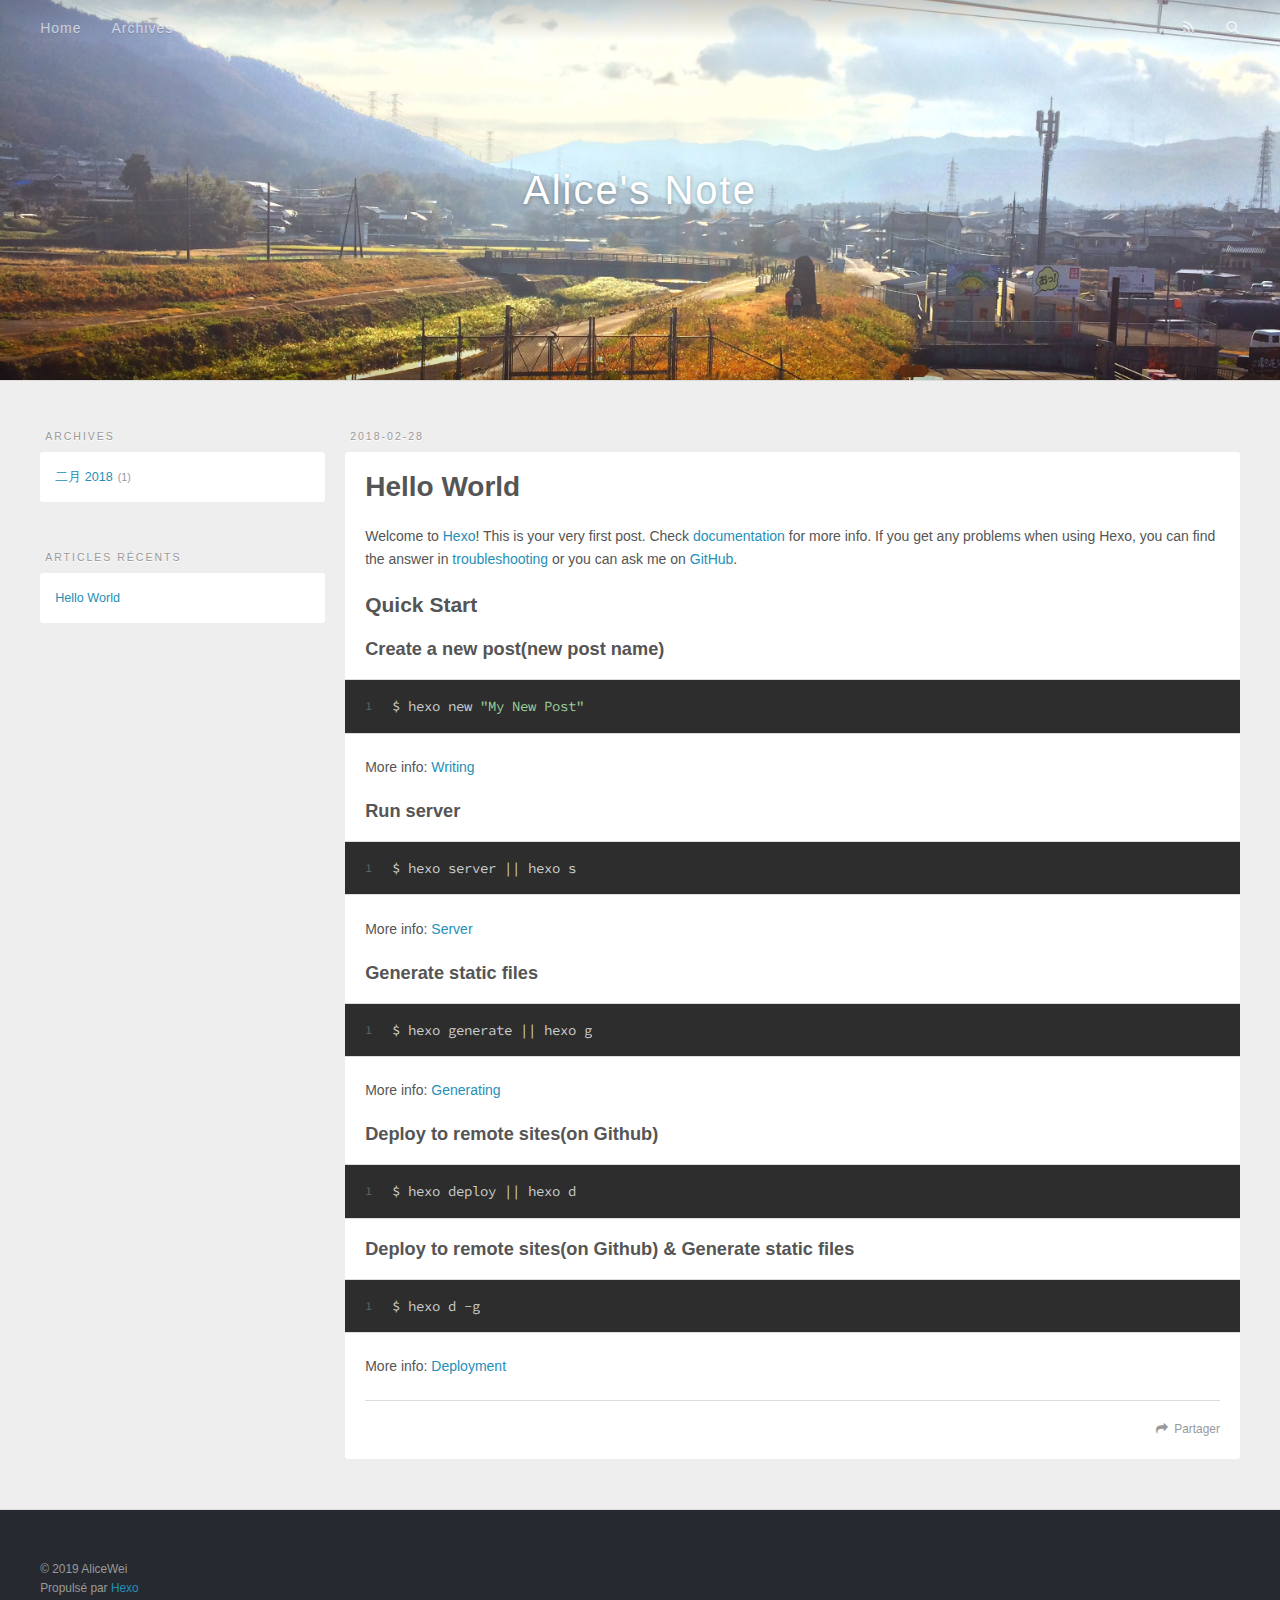
<file: index.html>
<!DOCTYPE html>
<html>
<head>
  <meta charset="utf-8">
  

  
  <title>Alice&#39;s Note</title>
  <meta name="viewport" content="width=device-width, initial-scale=1, maximum-scale=1">
  <meta property="og:type" content="website">
<meta property="og:title" content="Alice&#39;s Note">
<meta property="og:url" content="https://alicewei.github.io/index.html">
<meta property="og:site_name" content="Alice&#39;s Note">
<meta property="og:locale" content="zh-tw">
<meta name="twitter:card" content="summary">
<meta name="twitter:title" content="Alice&#39;s Note">
  
    <link rel="alternate" href="/atom.xml" title="Alice&#39;s Note" type="application/atom+xml">
  
  
    <link rel="icon" href="/favicon.png">
  
  
    <link href="//fonts.googleapis.com/css?family=Source+Code+Pro" rel="stylesheet" type="text/css">
  
  <link rel="stylesheet" href="/css/style.css">
</head>

<body>
  <div id="container">
    <div id="wrap">
      <header id="header">
  <div id="banner"></div>
  <div id="header-outer" class="outer">
    <div id="header-title" class="inner">
      <h1 id="logo-wrap">
        <a href="/" id="logo">Alice&#39;s Note</a>
      </h1>
      
    </div>
    <div id="header-inner" class="inner">
      <nav id="main-nav">
        <a id="main-nav-toggle" class="nav-icon"></a>
        
          <a class="main-nav-link" href="/">Home</a>
        
          <a class="main-nav-link" href="/archives">Archives</a>
        
      </nav>
      <nav id="sub-nav">
        
          <a id="nav-rss-link" class="nav-icon" href="/atom.xml" title="Flux RSS"></a>
        
        <a id="nav-search-btn" class="nav-icon" title="Rechercher"></a>
      </nav>
      <div id="search-form-wrap">
        <form action="//google.com/search" method="get" accept-charset="UTF-8" class="search-form"><input type="search" name="q" class="search-form-input" placeholder="Search"><button type="submit" class="search-form-submit">&#xF002;</button><input type="hidden" name="sitesearch" value="https://alicewei.github.io"></form>
      </div>
    </div>
  </div>
</header>
      <div class="outer">
        <section id="main">
  
    <article id="post-hello-world" class="article article-type-post" itemscope itemprop="blogPost">
  <div class="article-meta">
    <a href="/2018/02/28/hello-world/" class="article-date">
  <time datetime="2018-02-28T12:40:57.000Z" itemprop="datePublished">2018-02-28</time>
</a>
    
  </div>
  <div class="article-inner">
    
    
      <header class="article-header">
        
  
    <h1 itemprop="name">
      <a class="article-title" href="/2018/02/28/hello-world/">Hello World</a>
    </h1>
  

      </header>
    
    <div class="article-entry" itemprop="articleBody">
      
        <p>Welcome to <a href="https://hexo.io/" target="_blank" rel="noopener">Hexo</a>! This is your very first post. Check <a href="https://hexo.io/zh-tw/docs/" target="_blank" rel="noopener">documentation</a> for more info. If you get any problems when using Hexo, you can find the answer in <a href="https://hexo.io/docs/troubleshooting.html" target="_blank" rel="noopener">troubleshooting</a> or you can ask me on <a href="https://github.com/hexojs/hexo/issues" target="_blank" rel="noopener">GitHub</a>.</p>
<h2 id="Quick-Start"><a href="#Quick-Start" class="headerlink" title="Quick Start"></a>Quick Start</h2><h3 id="Create-a-new-post-new-post-name"><a href="#Create-a-new-post-new-post-name" class="headerlink" title="Create a new post(new post name)"></a>Create a new post(new post name)</h3><figure class="highlight bash"><table><tr><td class="gutter"><pre><span class="line">1</span><br></pre></td><td class="code"><pre><span class="line">$ hexo new <span class="string">"My New Post"</span></span><br></pre></td></tr></table></figure>
<p>More info: <a href="https://hexo.io/zh-tw/docs/writing.html" target="_blank" rel="noopener">Writing</a></p>
<h3 id="Run-server"><a href="#Run-server" class="headerlink" title="Run server"></a>Run server</h3><figure class="highlight bash"><table><tr><td class="gutter"><pre><span class="line">1</span><br></pre></td><td class="code"><pre><span class="line">$ hexo server || hexo s</span><br></pre></td></tr></table></figure>
<p>More info: <a href="https://hexo.io/zh-tw/docs/server.html" target="_blank" rel="noopener">Server</a></p>
<h3 id="Generate-static-files"><a href="#Generate-static-files" class="headerlink" title="Generate static files"></a>Generate static files</h3><figure class="highlight bash"><table><tr><td class="gutter"><pre><span class="line">1</span><br></pre></td><td class="code"><pre><span class="line">$ hexo generate || hexo g</span><br></pre></td></tr></table></figure>
<p>More info: <a href="https://hexo.io/zh-tw/docs/generating.html" target="_blank" rel="noopener">Generating</a></p>
<h3 id="Deploy-to-remote-sites-on-Github"><a href="#Deploy-to-remote-sites-on-Github" class="headerlink" title="Deploy to remote sites(on Github)"></a>Deploy to remote sites(on Github)</h3><figure class="highlight bash"><table><tr><td class="gutter"><pre><span class="line">1</span><br></pre></td><td class="code"><pre><span class="line">$ hexo deploy || hexo d</span><br></pre></td></tr></table></figure>
<h3 id="Deploy-to-remote-sites-on-Github-amp-Generate-static-files"><a href="#Deploy-to-remote-sites-on-Github-amp-Generate-static-files" class="headerlink" title="Deploy to remote sites(on Github) &amp; Generate static files"></a>Deploy to remote sites(on Github) &amp; Generate static files</h3><figure class="highlight bash"><table><tr><td class="gutter"><pre><span class="line">1</span><br></pre></td><td class="code"><pre><span class="line">$ hexo d -g</span><br></pre></td></tr></table></figure>
<p>More info: <a href="https://hexo.io/zh-tw/docs/deployment.html" target="_blank" rel="noopener">Deployment</a></p>

      
    </div>
    <footer class="article-footer">
      <a data-url="https://alicewei.github.io/2018/02/28/hello-world/" data-id="cjo4h5hlo0000k9fb3rcxqgrz" class="article-share-link">Partager</a>
      
      
    </footer>
  </div>
  
</article>


  


</section>
        
          <aside id="sidebar">
  
    

  
    

  
    
  
    
  <div class="widget-wrap">
    <h3 class="widget-title">Archives</h3>
    <div class="widget">
      <ul class="archive-list"><li class="archive-list-item"><a class="archive-list-link" href="/archives/2018/02/">二月 2018</a><span class="archive-list-count">1</span></li></ul>
    </div>
  </div>


  
    
  <div class="widget-wrap">
    <h3 class="widget-title">Articles récents</h3>
    <div class="widget">
      <ul>
        
          <li>
            <a href="/2018/02/28/hello-world/">Hello World</a>
          </li>
        
      </ul>
    </div>
  </div>

  
</aside>
        
      </div>
      <footer id="footer">
  
  <div class="outer">
    <div id="footer-info" class="inner">
      &copy; 2019 AliceWei<br>
      Propulsé par <a href="http://hexo.io/" target="_blank">Hexo</a>
    </div>
  </div>
</footer>
    </div>
    <nav id="mobile-nav">
  
    <a href="/" class="mobile-nav-link">Home</a>
  
    <a href="/archives" class="mobile-nav-link">Archives</a>
  
</nav>
    

<script src="//ajax.googleapis.com/ajax/libs/jquery/2.0.3/jquery.min.js"></script>


  <link rel="stylesheet" href="/fancybox/jquery.fancybox.css">
  <script src="/fancybox/jquery.fancybox.pack.js"></script>


<script src="/js/script.js"></script>



  </div>
</body>
</html>
</file>
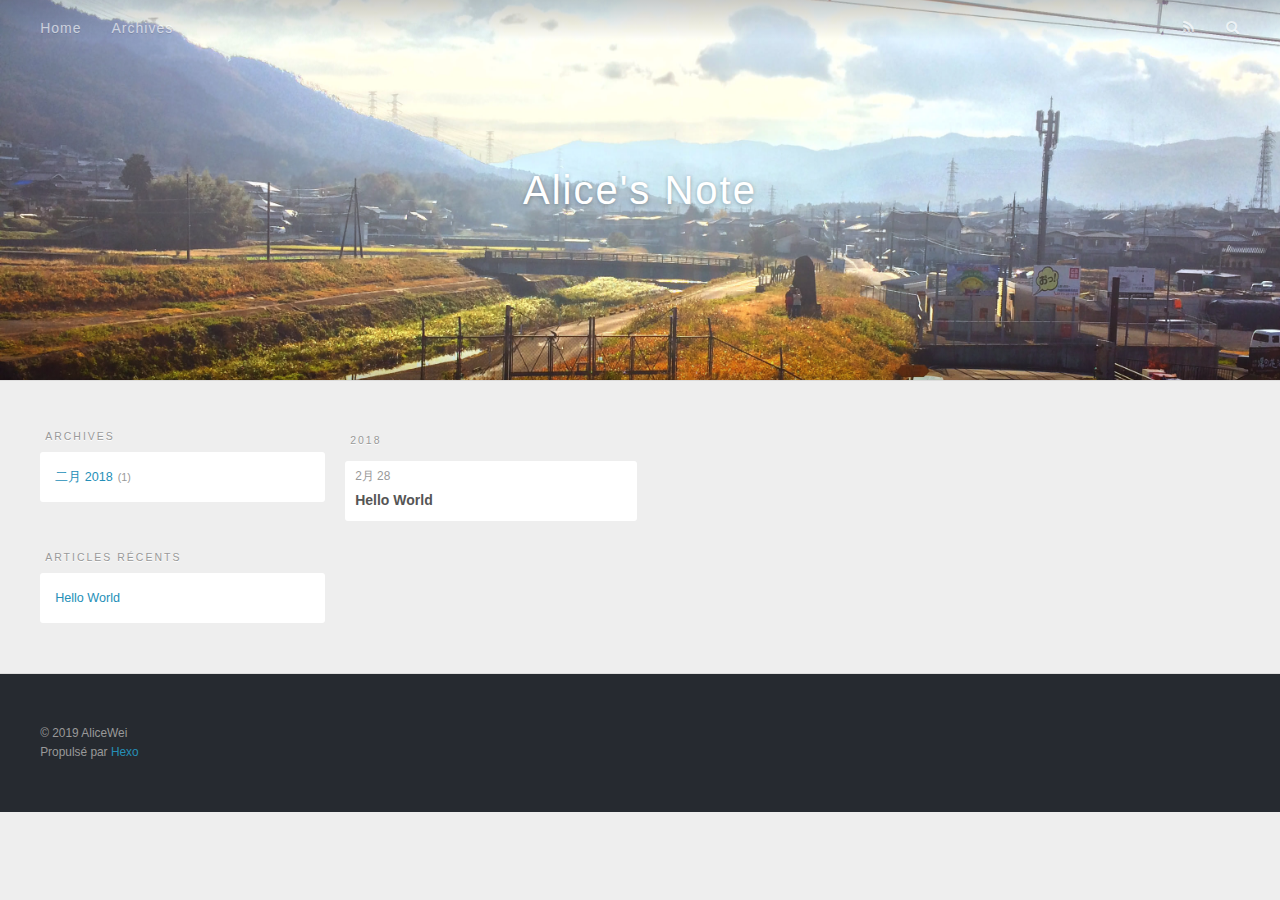
<file: archives/index.html>
<!DOCTYPE html>
<html>
<head>
  <meta charset="utf-8">
  

  
  <title>Archives | Alice&#39;s Note</title>
  <meta name="viewport" content="width=device-width, initial-scale=1, maximum-scale=1">
  <meta property="og:type" content="website">
<meta property="og:title" content="Alice&#39;s Note">
<meta property="og:url" content="https://alicewei.github.io/archives/index.html">
<meta property="og:site_name" content="Alice&#39;s Note">
<meta property="og:locale" content="zh-tw">
<meta name="twitter:card" content="summary">
<meta name="twitter:title" content="Alice&#39;s Note">
  
    <link rel="alternate" href="/atom.xml" title="Alice&#39;s Note" type="application/atom+xml">
  
  
    <link rel="icon" href="/favicon.png">
  
  
    <link href="//fonts.googleapis.com/css?family=Source+Code+Pro" rel="stylesheet" type="text/css">
  
  <link rel="stylesheet" href="/css/style.css">
</head>

<body>
  <div id="container">
    <div id="wrap">
      <header id="header">
  <div id="banner"></div>
  <div id="header-outer" class="outer">
    <div id="header-title" class="inner">
      <h1 id="logo-wrap">
        <a href="/" id="logo">Alice&#39;s Note</a>
      </h1>
      
    </div>
    <div id="header-inner" class="inner">
      <nav id="main-nav">
        <a id="main-nav-toggle" class="nav-icon"></a>
        
          <a class="main-nav-link" href="/">Home</a>
        
          <a class="main-nav-link" href="/archives">Archives</a>
        
      </nav>
      <nav id="sub-nav">
        
          <a id="nav-rss-link" class="nav-icon" href="/atom.xml" title="Flux RSS"></a>
        
        <a id="nav-search-btn" class="nav-icon" title="Rechercher"></a>
      </nav>
      <div id="search-form-wrap">
        <form action="//google.com/search" method="get" accept-charset="UTF-8" class="search-form"><input type="search" name="q" class="search-form-input" placeholder="Search"><button type="submit" class="search-form-submit">&#xF002;</button><input type="hidden" name="sitesearch" value="https://alicewei.github.io"></form>
      </div>
    </div>
  </div>
</header>
      <div class="outer">
        <section id="main">
  
  
    
    
      
      
      <section class="archives-wrap">
        <div class="archive-year-wrap">
          <a href="/archives/2018" class="archive-year">2018</a>
        </div>
        <div class="archives">
    
    <article class="archive-article archive-type-post">
  <div class="archive-article-inner">
    <header class="archive-article-header">
      <a href="/2018/02/28/hello-world/" class="archive-article-date">
  <time datetime="2018-02-28T12:40:57.000Z" itemprop="datePublished">2月 28</time>
</a>
      
  
    <h1 itemprop="name">
      <a class="archive-article-title" href="/2018/02/28/hello-world/">Hello World</a>
    </h1>
  

    </header>
  </div>
</article>
  
  
    </div></section>
  


</section>
        
          <aside id="sidebar">
  
    

  
    

  
    
  
    
  <div class="widget-wrap">
    <h3 class="widget-title">Archives</h3>
    <div class="widget">
      <ul class="archive-list"><li class="archive-list-item"><a class="archive-list-link" href="/archives/2018/02/">二月 2018</a><span class="archive-list-count">1</span></li></ul>
    </div>
  </div>


  
    
  <div class="widget-wrap">
    <h3 class="widget-title">Articles récents</h3>
    <div class="widget">
      <ul>
        
          <li>
            <a href="/2018/02/28/hello-world/">Hello World</a>
          </li>
        
      </ul>
    </div>
  </div>

  
</aside>
        
      </div>
      <footer id="footer">
  
  <div class="outer">
    <div id="footer-info" class="inner">
      &copy; 2019 AliceWei<br>
      Propulsé par <a href="http://hexo.io/" target="_blank">Hexo</a>
    </div>
  </div>
</footer>
    </div>
    <nav id="mobile-nav">
  
    <a href="/" class="mobile-nav-link">Home</a>
  
    <a href="/archives" class="mobile-nav-link">Archives</a>
  
</nav>
    

<script src="//ajax.googleapis.com/ajax/libs/jquery/2.0.3/jquery.min.js"></script>


  <link rel="stylesheet" href="/fancybox/jquery.fancybox.css">
  <script src="/fancybox/jquery.fancybox.pack.js"></script>


<script src="/js/script.js"></script>



  </div>
</body>
</html>
</file>
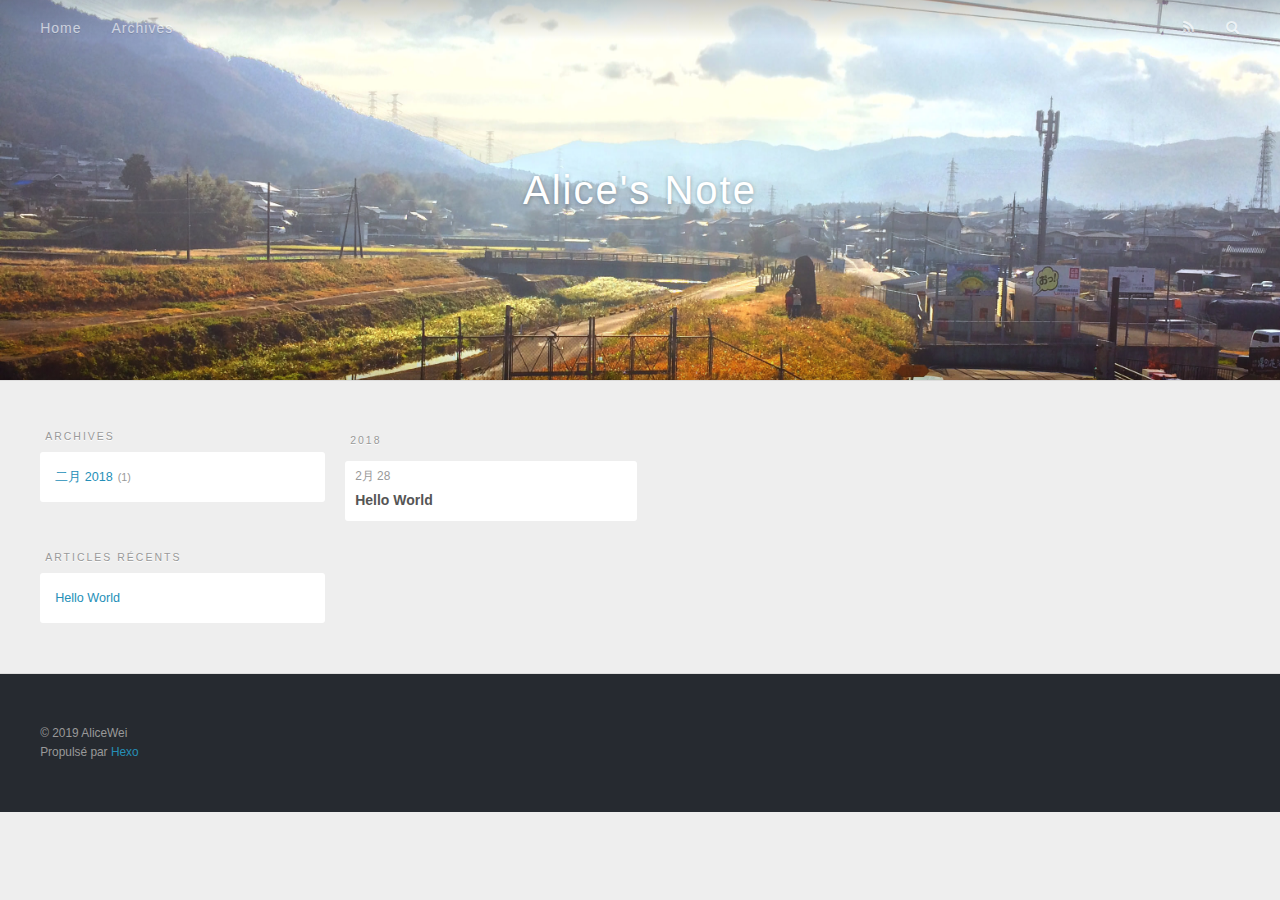
<file: archives/2018/index.html>
<!DOCTYPE html>
<html>
<head>
  <meta charset="utf-8">
  

  
  <title>Archives: 2018 | Alice&#39;s Note</title>
  <meta name="viewport" content="width=device-width, initial-scale=1, maximum-scale=1">
  <meta property="og:type" content="website">
<meta property="og:title" content="Alice&#39;s Note">
<meta property="og:url" content="https://alicewei.github.io/archives/2018/index.html">
<meta property="og:site_name" content="Alice&#39;s Note">
<meta property="og:locale" content="zh-tw">
<meta name="twitter:card" content="summary">
<meta name="twitter:title" content="Alice&#39;s Note">
  
    <link rel="alternate" href="/atom.xml" title="Alice&#39;s Note" type="application/atom+xml">
  
  
    <link rel="icon" href="/favicon.png">
  
  
    <link href="//fonts.googleapis.com/css?family=Source+Code+Pro" rel="stylesheet" type="text/css">
  
  <link rel="stylesheet" href="/css/style.css">
</head>

<body>
  <div id="container">
    <div id="wrap">
      <header id="header">
  <div id="banner"></div>
  <div id="header-outer" class="outer">
    <div id="header-title" class="inner">
      <h1 id="logo-wrap">
        <a href="/" id="logo">Alice&#39;s Note</a>
      </h1>
      
    </div>
    <div id="header-inner" class="inner">
      <nav id="main-nav">
        <a id="main-nav-toggle" class="nav-icon"></a>
        
          <a class="main-nav-link" href="/">Home</a>
        
          <a class="main-nav-link" href="/archives">Archives</a>
        
      </nav>
      <nav id="sub-nav">
        
          <a id="nav-rss-link" class="nav-icon" href="/atom.xml" title="Flux RSS"></a>
        
        <a id="nav-search-btn" class="nav-icon" title="Rechercher"></a>
      </nav>
      <div id="search-form-wrap">
        <form action="//google.com/search" method="get" accept-charset="UTF-8" class="search-form"><input type="search" name="q" class="search-form-input" placeholder="Search"><button type="submit" class="search-form-submit">&#xF002;</button><input type="hidden" name="sitesearch" value="https://alicewei.github.io"></form>
      </div>
    </div>
  </div>
</header>
      <div class="outer">
        <section id="main">
  
  
    
    
      
      
      <section class="archives-wrap">
        <div class="archive-year-wrap">
          <a href="/archives/2018" class="archive-year">2018</a>
        </div>
        <div class="archives">
    
    <article class="archive-article archive-type-post">
  <div class="archive-article-inner">
    <header class="archive-article-header">
      <a href="/2018/02/28/hello-world/" class="archive-article-date">
  <time datetime="2018-02-28T12:40:57.000Z" itemprop="datePublished">2月 28</time>
</a>
      
  
    <h1 itemprop="name">
      <a class="archive-article-title" href="/2018/02/28/hello-world/">Hello World</a>
    </h1>
  

    </header>
  </div>
</article>
  
  
    </div></section>
  


</section>
        
          <aside id="sidebar">
  
    

  
    

  
    
  
    
  <div class="widget-wrap">
    <h3 class="widget-title">Archives</h3>
    <div class="widget">
      <ul class="archive-list"><li class="archive-list-item"><a class="archive-list-link" href="/archives/2018/02/">二月 2018</a><span class="archive-list-count">1</span></li></ul>
    </div>
  </div>


  
    
  <div class="widget-wrap">
    <h3 class="widget-title">Articles récents</h3>
    <div class="widget">
      <ul>
        
          <li>
            <a href="/2018/02/28/hello-world/">Hello World</a>
          </li>
        
      </ul>
    </div>
  </div>

  
</aside>
        
      </div>
      <footer id="footer">
  
  <div class="outer">
    <div id="footer-info" class="inner">
      &copy; 2019 AliceWei<br>
      Propulsé par <a href="http://hexo.io/" target="_blank">Hexo</a>
    </div>
  </div>
</footer>
    </div>
    <nav id="mobile-nav">
  
    <a href="/" class="mobile-nav-link">Home</a>
  
    <a href="/archives" class="mobile-nav-link">Archives</a>
  
</nav>
    

<script src="//ajax.googleapis.com/ajax/libs/jquery/2.0.3/jquery.min.js"></script>


  <link rel="stylesheet" href="/fancybox/jquery.fancybox.css">
  <script src="/fancybox/jquery.fancybox.pack.js"></script>


<script src="/js/script.js"></script>



  </div>
</body>
</html>
</file>
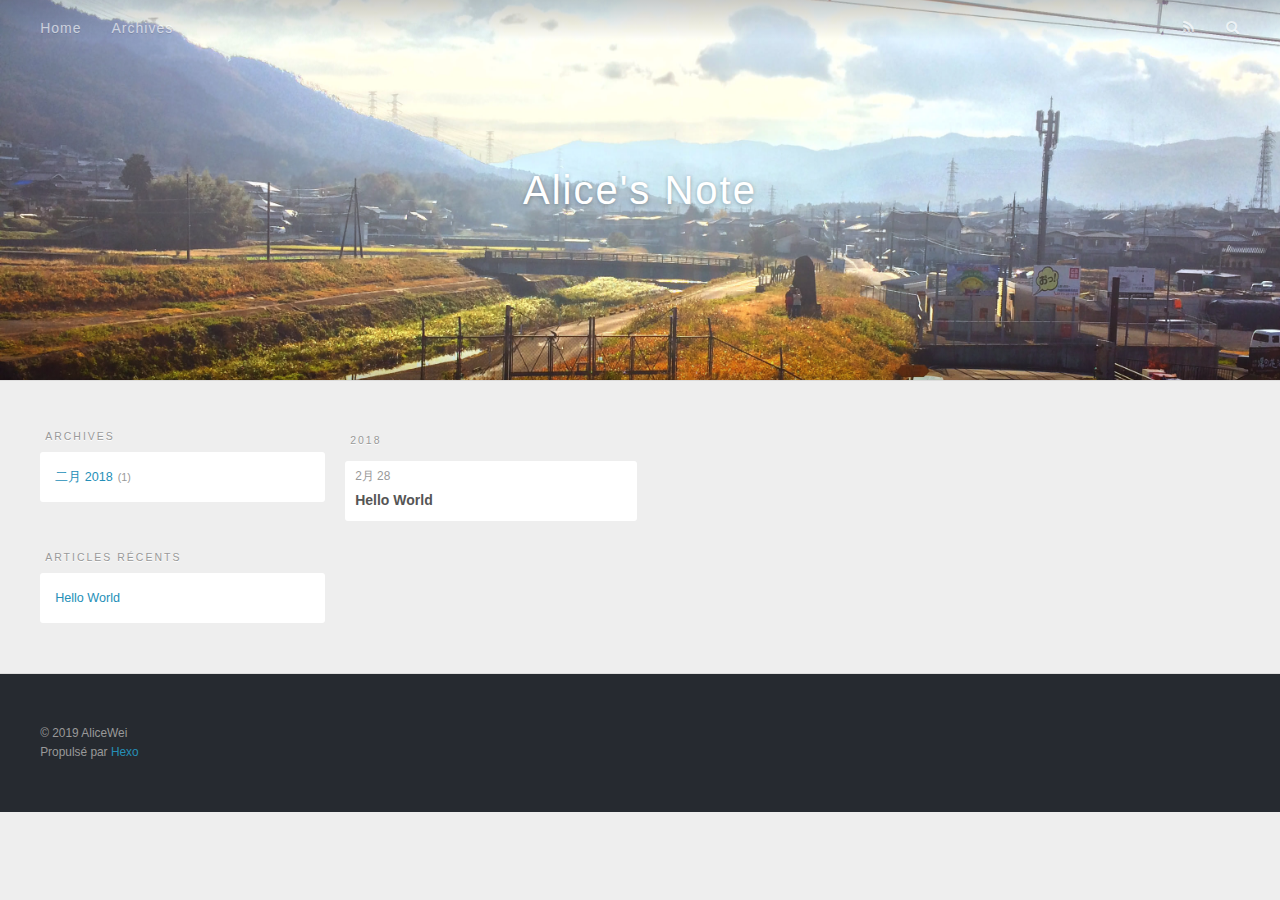
<file: archives/2018/02/index.html>
<!DOCTYPE html>
<html>
<head>
  <meta charset="utf-8">
  

  
  <title>Archives: 2018/2 | Alice&#39;s Note</title>
  <meta name="viewport" content="width=device-width, initial-scale=1, maximum-scale=1">
  <meta property="og:type" content="website">
<meta property="og:title" content="Alice&#39;s Note">
<meta property="og:url" content="https://alicewei.github.io/archives/2018/02/index.html">
<meta property="og:site_name" content="Alice&#39;s Note">
<meta property="og:locale" content="zh-tw">
<meta name="twitter:card" content="summary">
<meta name="twitter:title" content="Alice&#39;s Note">
  
    <link rel="alternate" href="/atom.xml" title="Alice&#39;s Note" type="application/atom+xml">
  
  
    <link rel="icon" href="/favicon.png">
  
  
    <link href="//fonts.googleapis.com/css?family=Source+Code+Pro" rel="stylesheet" type="text/css">
  
  <link rel="stylesheet" href="/css/style.css">
</head>

<body>
  <div id="container">
    <div id="wrap">
      <header id="header">
  <div id="banner"></div>
  <div id="header-outer" class="outer">
    <div id="header-title" class="inner">
      <h1 id="logo-wrap">
        <a href="/" id="logo">Alice&#39;s Note</a>
      </h1>
      
    </div>
    <div id="header-inner" class="inner">
      <nav id="main-nav">
        <a id="main-nav-toggle" class="nav-icon"></a>
        
          <a class="main-nav-link" href="/">Home</a>
        
          <a class="main-nav-link" href="/archives">Archives</a>
        
      </nav>
      <nav id="sub-nav">
        
          <a id="nav-rss-link" class="nav-icon" href="/atom.xml" title="Flux RSS"></a>
        
        <a id="nav-search-btn" class="nav-icon" title="Rechercher"></a>
      </nav>
      <div id="search-form-wrap">
        <form action="//google.com/search" method="get" accept-charset="UTF-8" class="search-form"><input type="search" name="q" class="search-form-input" placeholder="Search"><button type="submit" class="search-form-submit">&#xF002;</button><input type="hidden" name="sitesearch" value="https://alicewei.github.io"></form>
      </div>
    </div>
  </div>
</header>
      <div class="outer">
        <section id="main">
  
  
    
    
      
      
      <section class="archives-wrap">
        <div class="archive-year-wrap">
          <a href="/archives/2018" class="archive-year">2018</a>
        </div>
        <div class="archives">
    
    <article class="archive-article archive-type-post">
  <div class="archive-article-inner">
    <header class="archive-article-header">
      <a href="/2018/02/28/hello-world/" class="archive-article-date">
  <time datetime="2018-02-28T12:40:57.000Z" itemprop="datePublished">2月 28</time>
</a>
      
  
    <h1 itemprop="name">
      <a class="archive-article-title" href="/2018/02/28/hello-world/">Hello World</a>
    </h1>
  

    </header>
  </div>
</article>
  
  
    </div></section>
  


</section>
        
          <aside id="sidebar">
  
    

  
    

  
    
  
    
  <div class="widget-wrap">
    <h3 class="widget-title">Archives</h3>
    <div class="widget">
      <ul class="archive-list"><li class="archive-list-item"><a class="archive-list-link" href="/archives/2018/02/">二月 2018</a><span class="archive-list-count">1</span></li></ul>
    </div>
  </div>


  
    
  <div class="widget-wrap">
    <h3 class="widget-title">Articles récents</h3>
    <div class="widget">
      <ul>
        
          <li>
            <a href="/2018/02/28/hello-world/">Hello World</a>
          </li>
        
      </ul>
    </div>
  </div>

  
</aside>
        
      </div>
      <footer id="footer">
  
  <div class="outer">
    <div id="footer-info" class="inner">
      &copy; 2019 AliceWei<br>
      Propulsé par <a href="http://hexo.io/" target="_blank">Hexo</a>
    </div>
  </div>
</footer>
    </div>
    <nav id="mobile-nav">
  
    <a href="/" class="mobile-nav-link">Home</a>
  
    <a href="/archives" class="mobile-nav-link">Archives</a>
  
</nav>
    

<script src="//ajax.googleapis.com/ajax/libs/jquery/2.0.3/jquery.min.js"></script>


  <link rel="stylesheet" href="/fancybox/jquery.fancybox.css">
  <script src="/fancybox/jquery.fancybox.pack.js"></script>


<script src="/js/script.js"></script>



  </div>
</body>
</html>
</file>
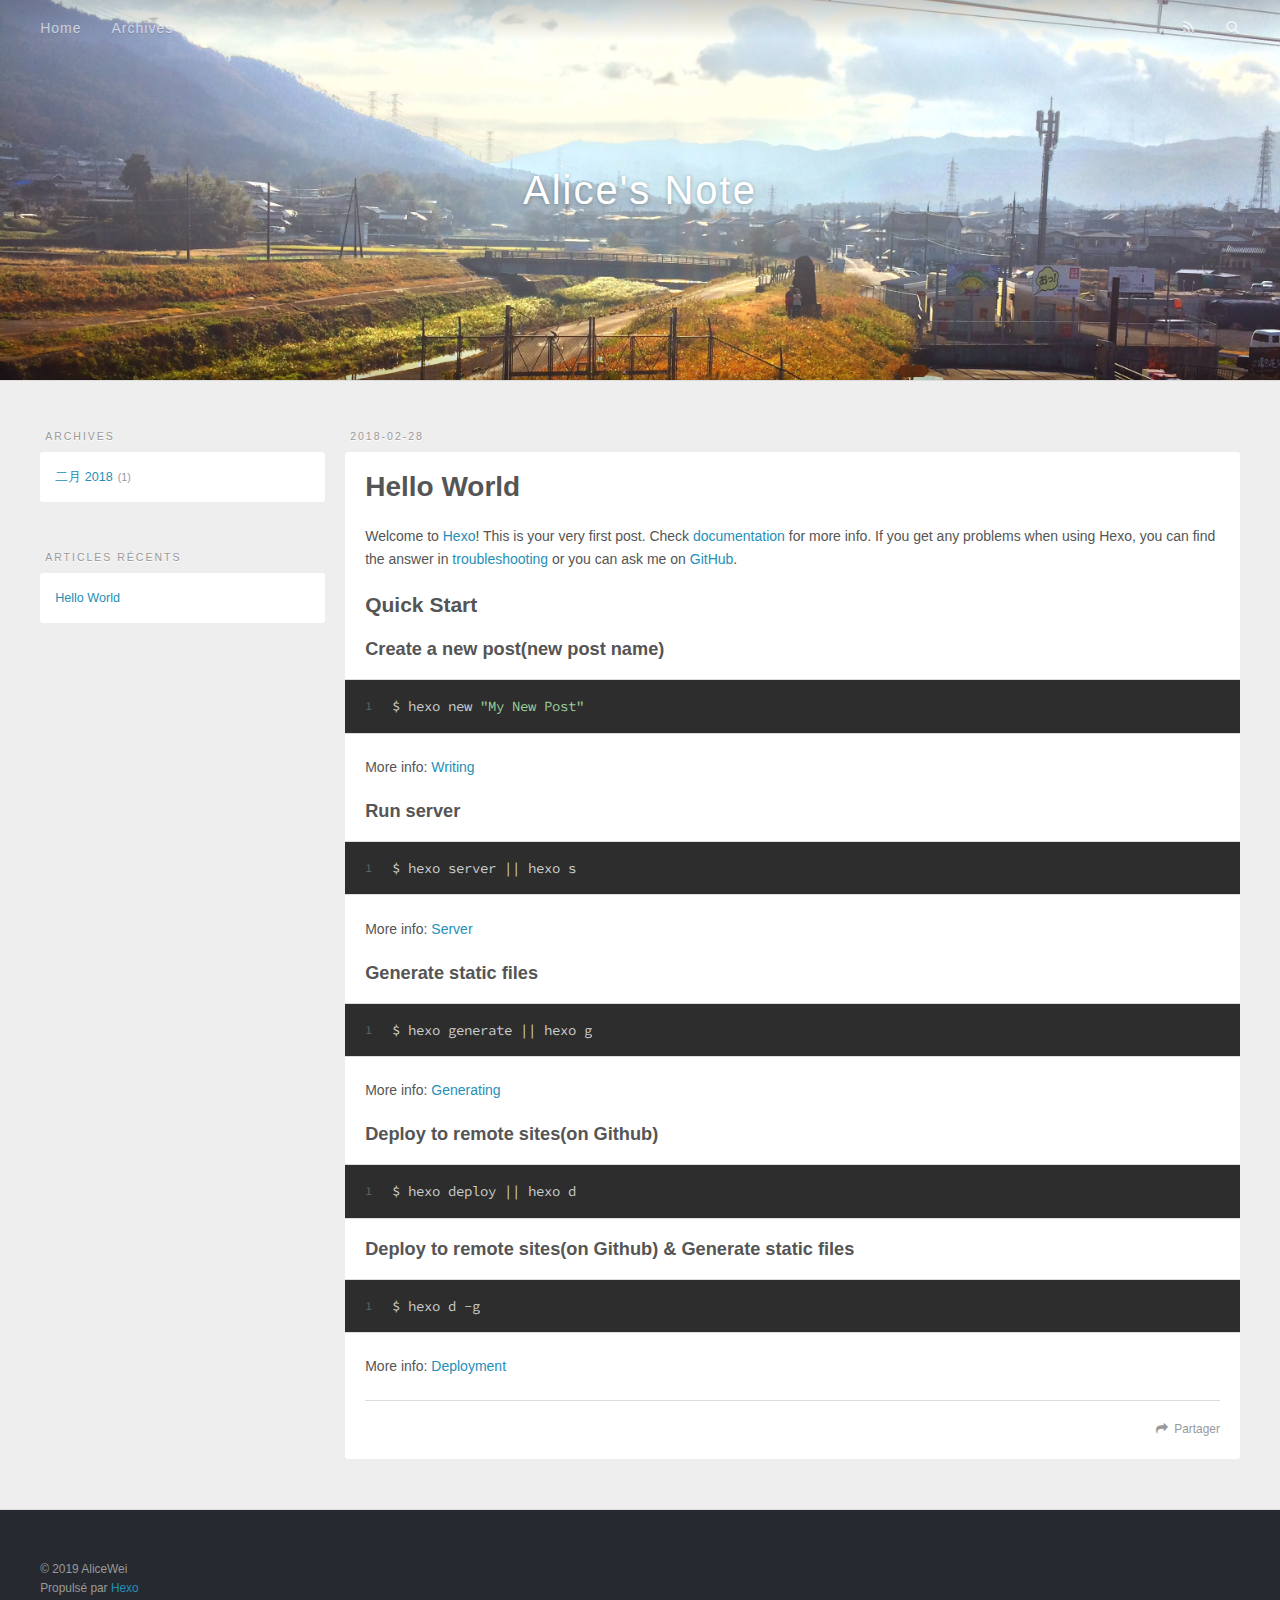
<file: 2018/02/28/hello-world/index.html>
<!DOCTYPE html>
<html>
<head>
  <meta charset="utf-8">
  

  
  <title>Hello World | Alice&#39;s Note</title>
  <meta name="viewport" content="width=device-width, initial-scale=1, maximum-scale=1">
  <meta name="description" content="Welcome to Hexo! This is your very first post. Check documentation for more info. If you get any problems when using Hexo, you can find the answer in troubleshooting or you can ask me on GitHub. Quick">
<meta property="og:type" content="article">
<meta property="og:title" content="Hello World">
<meta property="og:url" content="https://alicewei.github.io/2018/02/28/hello-world/index.html">
<meta property="og:site_name" content="Alice&#39;s Note">
<meta property="og:description" content="Welcome to Hexo! This is your very first post. Check documentation for more info. If you get any problems when using Hexo, you can find the answer in troubleshooting or you can ask me on GitHub. Quick">
<meta property="og:locale" content="zh-tw">
<meta property="og:updated_time" content="2018-11-05T15:39:56.000Z">
<meta name="twitter:card" content="summary">
<meta name="twitter:title" content="Hello World">
<meta name="twitter:description" content="Welcome to Hexo! This is your very first post. Check documentation for more info. If you get any problems when using Hexo, you can find the answer in troubleshooting or you can ask me on GitHub. Quick">
  
    <link rel="alternate" href="/atom.xml" title="Alice&#39;s Note" type="application/atom+xml">
  
  
    <link rel="icon" href="/favicon.png">
  
  
    <link href="//fonts.googleapis.com/css?family=Source+Code+Pro" rel="stylesheet" type="text/css">
  
  <link rel="stylesheet" href="/css/style.css">
</head>

<body>
  <div id="container">
    <div id="wrap">
      <header id="header">
  <div id="banner"></div>
  <div id="header-outer" class="outer">
    <div id="header-title" class="inner">
      <h1 id="logo-wrap">
        <a href="/" id="logo">Alice&#39;s Note</a>
      </h1>
      
    </div>
    <div id="header-inner" class="inner">
      <nav id="main-nav">
        <a id="main-nav-toggle" class="nav-icon"></a>
        
          <a class="main-nav-link" href="/">Home</a>
        
          <a class="main-nav-link" href="/archives">Archives</a>
        
      </nav>
      <nav id="sub-nav">
        
          <a id="nav-rss-link" class="nav-icon" href="/atom.xml" title="Flux RSS"></a>
        
        <a id="nav-search-btn" class="nav-icon" title="Rechercher"></a>
      </nav>
      <div id="search-form-wrap">
        <form action="//google.com/search" method="get" accept-charset="UTF-8" class="search-form"><input type="search" name="q" class="search-form-input" placeholder="Search"><button type="submit" class="search-form-submit">&#xF002;</button><input type="hidden" name="sitesearch" value="https://alicewei.github.io"></form>
      </div>
    </div>
  </div>
</header>
      <div class="outer">
        <section id="main"><article id="post-hello-world" class="article article-type-post" itemscope itemprop="blogPost">
  <div class="article-meta">
    <a href="/2018/02/28/hello-world/" class="article-date">
  <time datetime="2018-02-28T12:40:57.000Z" itemprop="datePublished">2018-02-28</time>
</a>
    
  </div>
  <div class="article-inner">
    
    
      <header class="article-header">
        
  
    <h1 class="article-title" itemprop="name">
      Hello World
    </h1>
  

      </header>
    
    <div class="article-entry" itemprop="articleBody">
      
        <p>Welcome to <a href="https://hexo.io/" target="_blank" rel="noopener">Hexo</a>! This is your very first post. Check <a href="https://hexo.io/zh-tw/docs/" target="_blank" rel="noopener">documentation</a> for more info. If you get any problems when using Hexo, you can find the answer in <a href="https://hexo.io/docs/troubleshooting.html" target="_blank" rel="noopener">troubleshooting</a> or you can ask me on <a href="https://github.com/hexojs/hexo/issues" target="_blank" rel="noopener">GitHub</a>.</p>
<h2 id="Quick-Start"><a href="#Quick-Start" class="headerlink" title="Quick Start"></a>Quick Start</h2><h3 id="Create-a-new-post-new-post-name"><a href="#Create-a-new-post-new-post-name" class="headerlink" title="Create a new post(new post name)"></a>Create a new post(new post name)</h3><figure class="highlight bash"><table><tr><td class="gutter"><pre><span class="line">1</span><br></pre></td><td class="code"><pre><span class="line">$ hexo new <span class="string">"My New Post"</span></span><br></pre></td></tr></table></figure>
<p>More info: <a href="https://hexo.io/zh-tw/docs/writing.html" target="_blank" rel="noopener">Writing</a></p>
<h3 id="Run-server"><a href="#Run-server" class="headerlink" title="Run server"></a>Run server</h3><figure class="highlight bash"><table><tr><td class="gutter"><pre><span class="line">1</span><br></pre></td><td class="code"><pre><span class="line">$ hexo server || hexo s</span><br></pre></td></tr></table></figure>
<p>More info: <a href="https://hexo.io/zh-tw/docs/server.html" target="_blank" rel="noopener">Server</a></p>
<h3 id="Generate-static-files"><a href="#Generate-static-files" class="headerlink" title="Generate static files"></a>Generate static files</h3><figure class="highlight bash"><table><tr><td class="gutter"><pre><span class="line">1</span><br></pre></td><td class="code"><pre><span class="line">$ hexo generate || hexo g</span><br></pre></td></tr></table></figure>
<p>More info: <a href="https://hexo.io/zh-tw/docs/generating.html" target="_blank" rel="noopener">Generating</a></p>
<h3 id="Deploy-to-remote-sites-on-Github"><a href="#Deploy-to-remote-sites-on-Github" class="headerlink" title="Deploy to remote sites(on Github)"></a>Deploy to remote sites(on Github)</h3><figure class="highlight bash"><table><tr><td class="gutter"><pre><span class="line">1</span><br></pre></td><td class="code"><pre><span class="line">$ hexo deploy || hexo d</span><br></pre></td></tr></table></figure>
<h3 id="Deploy-to-remote-sites-on-Github-amp-Generate-static-files"><a href="#Deploy-to-remote-sites-on-Github-amp-Generate-static-files" class="headerlink" title="Deploy to remote sites(on Github) &amp; Generate static files"></a>Deploy to remote sites(on Github) &amp; Generate static files</h3><figure class="highlight bash"><table><tr><td class="gutter"><pre><span class="line">1</span><br></pre></td><td class="code"><pre><span class="line">$ hexo d -g</span><br></pre></td></tr></table></figure>
<p>More info: <a href="https://hexo.io/zh-tw/docs/deployment.html" target="_blank" rel="noopener">Deployment</a></p>

      
    </div>
    <footer class="article-footer">
      <a data-url="https://alicewei.github.io/2018/02/28/hello-world/" data-id="cjo4h5hlo0000k9fb3rcxqgrz" class="article-share-link">Partager</a>
      
      
    </footer>
  </div>
  
    
  
</article>

</section>
        
          <aside id="sidebar">
  
    

  
    

  
    
  
    
  <div class="widget-wrap">
    <h3 class="widget-title">Archives</h3>
    <div class="widget">
      <ul class="archive-list"><li class="archive-list-item"><a class="archive-list-link" href="/archives/2018/02/">二月 2018</a><span class="archive-list-count">1</span></li></ul>
    </div>
  </div>


  
    
  <div class="widget-wrap">
    <h3 class="widget-title">Articles récents</h3>
    <div class="widget">
      <ul>
        
          <li>
            <a href="/2018/02/28/hello-world/">Hello World</a>
          </li>
        
      </ul>
    </div>
  </div>

  
</aside>
        
      </div>
      <footer id="footer">
  
  <div class="outer">
    <div id="footer-info" class="inner">
      &copy; 2019 AliceWei<br>
      Propulsé par <a href="http://hexo.io/" target="_blank">Hexo</a>
    </div>
  </div>
</footer>
    </div>
    <nav id="mobile-nav">
  
    <a href="/" class="mobile-nav-link">Home</a>
  
    <a href="/archives" class="mobile-nav-link">Archives</a>
  
</nav>
    

<script src="//ajax.googleapis.com/ajax/libs/jquery/2.0.3/jquery.min.js"></script>


  <link rel="stylesheet" href="/fancybox/jquery.fancybox.css">
  <script src="/fancybox/jquery.fancybox.pack.js"></script>


<script src="/js/script.js"></script>



  </div>
</body>
</html>
</file>
<file: css/style.css>
body {
  width: 100%;
}
body:before,
body:after {
  content: "";
  display: table;
}
body:after {
  clear: both;
}
html,
body,
div,
span,
applet,
object,
iframe,
h1,
h2,
h3,
h4,
h5,
h6,
p,
blockquote,
pre,
a,
abbr,
acronym,
address,
big,
cite,
code,
del,
dfn,
em,
img,
ins,
kbd,
q,
s,
samp,
small,
strike,
strong,
sub,
sup,
tt,
var,
dl,
dt,
dd,
ol,
ul,
li,
fieldset,
form,
label,
legend,
table,
caption,
tbody,
tfoot,
thead,
tr,
th,
td {
  margin: 0;
  padding: 0;
  border: 0;
  outline: 0;
  font-weight: inherit;
  font-style: inherit;
  font-family: inherit;
  font-size: 100%;
  vertical-align: baseline;
}
body {
  line-height: 1;
  color: #000;
  background: #fff;
}
ol,
ul {
  list-style: none;
}
table {
  border-collapse: separate;
  border-spacing: 0;
  vertical-align: middle;
}
caption,
th,
td {
  text-align: left;
  font-weight: normal;
  vertical-align: middle;
}
a img {
  border: none;
}
input,
button {
  margin: 0;
  padding: 0;
}
input::-moz-focus-inner,
button::-moz-focus-inner {
  border: 0;
  padding: 0;
}
@font-face {
  font-family: FontAwesome;
  font-style: normal;
  font-weight: normal;
  src: url("fonts/fontawesome-webfont.eot?v=#4.0.3");
  src: url("fonts/fontawesome-webfont.eot?#iefix&v=#4.0.3") format("embedded-opentype"), url("fonts/fontawesome-webfont.woff?v=#4.0.3") format("woff"), url("fonts/fontawesome-webfont.ttf?v=#4.0.3") format("truetype"), url("fonts/fontawesome-webfont.svg#fontawesomeregular?v=#4.0.3") format("svg");
}
html,
body,
#container {
  height: 100%;
}
body {
  background: #eee;
  font: 14px -apple-system, BlinkMacSystemFont, "Segoe UI", "Roboto", "Oxygen", "Ubuntu", "Cantarell", "Fira Sans", "Droid Sans", "Helvetica Neue", sans-serif;
  -webkit-text-size-adjust: 100%;
}
.outer {
  max-width: 1220px;
  margin: 0 auto;
  padding: 0 20px;
}
.outer:before,
.outer:after {
  content: "";
  display: table;
}
.outer:after {
  clear: both;
}
.inner {
  display: inline;
  float: left;
  width: 98.33333333333333%;
  margin: 0 0.833333333333333%;
}
.left,
.alignleft {
  float: left;
}
.right,
.alignright {
  float: right;
}
.clear {
  clear: both;
}
#container {
  position: relative;
}
.mobile-nav-on {
  overflow: hidden;
}
#wrap {
  height: 100%;
  width: 100%;
  position: absolute;
  top: 0;
  left: 0;
  -webkit-transition: 0.2s ease-out;
  -moz-transition: 0.2s ease-out;
  -ms-transition: 0.2s ease-out;
  transition: 0.2s ease-out;
  z-index: 1;
  background: #eee;
}
.mobile-nav-on #wrap {
  left: 280px;
}
@media screen and (min-width: 768px) {
  #main {
    display: inline;
    float: left;
    width: 73.33333333333333%;
    margin: 0 0.833333333333333%;
  }
}
@media screen and (min-width: 768px) {
  #main {
    float: right;
  }
}
.article-date,
.article-category-link,
.archive-year,
.widget-title {
  text-decoration: none;
  text-transform: uppercase;
  letter-spacing: 2px;
  color: #999;
  margin-bottom: 1em;
  margin-left: 5px;
  line-height: 1em;
  text-shadow: 0 1px #fff;
  font-size: 75%;
}
.article-inner,
.archive-article-inner {
  background: #fff;
  border-radius: 3px;
}
.article-entry h1,
.widget h1 {
  font-size: 2em;
}
.article-entry h2,
.widget h2 {
  font-size: 1.5em;
}
.article-entry h3,
.widget h3 {
  font-size: 1.3em;
}
.article-entry h4,
.widget h4 {
  font-size: 1.2em;
}
.article-entry h5,
.widget h5 {
  font-size: 1em;
}
.article-entry h6,
.widget h6 {
  font-size: 1em;
  color: #999;
}
.article-entry hr,
.widget hr {
  border: 1px dashed #ddd;
}
.article-entry strong,
.widget strong {
  font-weight: bold;
}
.article-entry em,
.widget em,
.article-entry cite,
.widget cite {
  font-style: italic;
}
.article-entry sup,
.widget sup,
.article-entry sub,
.widget sub {
  font-size: 0.75em;
  line-height: 0;
  position: relative;
  vertical-align: baseline;
}
.article-entry sup,
.widget sup {
  top: -0.5em;
}
.article-entry sub,
.widget sub {
  bottom: -0.2em;
}
.article-entry small,
.widget small {
  font-size: 0.85em;
}
.article-entry acronym,
.widget acronym,
.article-entry abbr,
.widget abbr {
  border-bottom: 1px dotted;
}
.article-entry ul,
.widget ul,
.article-entry ol,
.widget ol,
.article-entry dl,
.widget dl {
  margin: 0 20px;
  line-height: 1.6em;
}
.article-entry ul ul,
.widget ul ul,
.article-entry ol ul,
.widget ol ul,
.article-entry ul ol,
.widget ul ol,
.article-entry ol ol,
.widget ol ol {
  margin-top: 0;
  margin-bottom: 0;
}
.article-entry ul,
.widget ul {
  list-style: disc;
}
.article-entry ol,
.widget ol {
  list-style: decimal;
}
.article-entry dt,
.widget dt {
  font-weight: bold;
}
#header {
  height: 380px;
  position: relative;
  border-bottom: 1px solid #ddd;
}
#header:before,
#header:after {
  content: "";
  position: absolute;
  left: 0;
  right: 0;
  height: 40px;
}
#header:before {
  top: 0;
  background: -webkit-linear-gradient(rgba(0,0,0,0.2), transparent);
  background: -moz-linear-gradient(rgba(0,0,0,0.2), transparent);
  background: -ms-linear-gradient(rgba(0,0,0,0.2), transparent);
  background: linear-gradient(rgba(0,0,0,0.2), transparent);
}
#header:after {
  bottom: 0;
  background: -webkit-linear-gradient(transparent, rgba(0,0,0,0.2));
  background: -moz-linear-gradient(transparent, rgba(0,0,0,0.2));
  background: -ms-linear-gradient(transparent, rgba(0,0,0,0.2));
  background: linear-gradient(transparent, rgba(0,0,0,0.2));
}
#header-outer {
  height: 100%;
  position: relative;
}
#header-inner {
  position: relative;
  overflow: hidden;
}
#banner {
  position: absolute;
  top: 0;
  left: 0;
  width: 100%;
  height: 100%;
  background: url("images/banner.jpg") center #000;
  -webkit-background-size: cover;
  -moz-background-size: cover;
  background-size: cover;
  z-index: -1;
}
#header-title {
  text-align: center;
  height: 40px;
  position: absolute;
  top: 50%;
  left: 0;
  margin-top: -20px;
}
#logo,
#subtitle {
  text-decoration: none;
  color: #fff;
  font-weight: 300;
  text-shadow: 0 1px 4px rgba(0,0,0,0.3);
}
#logo {
  font-size: 40px;
  line-height: 40px;
  letter-spacing: 2px;
}
#subtitle {
  font-size: 16px;
  line-height: 16px;
  letter-spacing: 1px;
}
#subtitle-wrap {
  margin-top: 16px;
}
#main-nav {
  float: left;
  margin-left: -15px;
}
.nav-icon,
.main-nav-link {
  float: left;
  color: #fff;
  opacity: 0.6;
  text-decoration: none;
  text-shadow: 0 1px rgba(0,0,0,0.2);
  -webkit-transition: opacity 0.2s;
  -moz-transition: opacity 0.2s;
  -ms-transition: opacity 0.2s;
  transition: opacity 0.2s;
  display: block;
  padding: 20px 15px;
}
.nav-icon:hover,
.main-nav-link:hover {
  opacity: 1;
}
.nav-icon {
  font-family: FontAwesome;
  text-align: center;
  font-size: 14px;
  width: 14px;
  height: 14px;
  padding: 20px 15px;
  position: relative;
  cursor: pointer;
}
.main-nav-link {
  font-weight: 300;
  letter-spacing: 1px;
}
@media screen and (max-width: 479px) {
  .main-nav-link {
    display: none;
  }
}
#main-nav-toggle {
  display: none;
}
#main-nav-toggle:before {
  content: "\f0c9";
}
@media screen and (max-width: 479px) {
  #main-nav-toggle {
    display: block;
  }
}
#sub-nav {
  float: right;
  margin-right: -15px;
}
#nav-rss-link:before {
  content: "\f09e";
}
#nav-search-btn:before {
  content: "\f002";
}
#search-form-wrap {
  position: absolute;
  top: 15px;
  width: 150px;
  height: 30px;
  right: -150px;
  opacity: 0;
  -webkit-transition: 0.2s ease-out;
  -moz-transition: 0.2s ease-out;
  -ms-transition: 0.2s ease-out;
  transition: 0.2s ease-out;
}
#search-form-wrap.on {
  opacity: 1;
  right: 0;
}
@media screen and (max-width: 479px) {
  #search-form-wrap {
    width: 100%;
    right: -100%;
  }
}
.search-form {
  position: absolute;
  top: 0;
  left: 0;
  right: 0;
  background: #fff;
  padding: 5px 15px;
  border-radius: 15px;
  -webkit-box-shadow: 0 0 10px rgba(0,0,0,0.3);
  box-shadow: 0 0 10px rgba(0,0,0,0.3);
}
.search-form-input {
  border: none;
  background: none;
  color: #555;
  width: 100%;
  font: 13px -apple-system, BlinkMacSystemFont, "Segoe UI", "Roboto", "Oxygen", "Ubuntu", "Cantarell", "Fira Sans", "Droid Sans", "Helvetica Neue", sans-serif;
  outline: none;
}
.search-form-input::-webkit-search-results-decoration,
.search-form-input::-webkit-search-cancel-button {
  -webkit-appearance: none;
}
.search-form-submit {
  position: absolute;
  top: 50%;
  right: 10px;
  margin-top: -7px;
  font: 13px FontAwesome;
  border: none;
  background: none;
  color: #bbb;
  cursor: pointer;
}
.search-form-submit:hover,
.search-form-submit:focus {
  color: #777;
}
.article {
  margin: 50px 0;
}
.article-inner {
  overflow: hidden;
}
.article-meta:before,
.article-meta:after {
  content: "";
  display: table;
}
.article-meta:after {
  clear: both;
}
.article-date {
  float: left;
}
.article-category {
  float: left;
  line-height: 1em;
  color: #ccc;
  text-shadow: 0 1px #fff;
  margin-left: 8px;
}
.article-category:before {
  content: "\2022";
}
.article-category-link {
  margin: 0 12px 1em;
}
.article-header {
  padding: 20px 20px 0;
}
.article-title {
  text-decoration: none;
  font-size: 2em;
  font-weight: bold;
  color: #555;
  line-height: 1.1em;
  -webkit-transition: color 0.2s;
  -moz-transition: color 0.2s;
  -ms-transition: color 0.2s;
  transition: color 0.2s;
}
a.article-title:hover {
  color: #258fb8;
}
.article-entry {
  color: #555;
  padding: 0 20px;
}
.article-entry:before,
.article-entry:after {
  content: "";
  display: table;
}
.article-entry:after {
  clear: both;
}
.article-entry p,
.article-entry table {
  line-height: 1.6em;
  margin: 1.6em 0;
}
.article-entry h1,
.article-entry h2,
.article-entry h3,
.article-entry h4,
.article-entry h5,
.article-entry h6 {
  font-weight: bold;
}
.article-entry h1,
.article-entry h2,
.article-entry h3,
.article-entry h4,
.article-entry h5,
.article-entry h6 {
  line-height: 1.1em;
  margin: 1.1em 0;
}
.article-entry a {
  color: #258fb8;
  text-decoration: none;
}
.article-entry a:hover {
  text-decoration: underline;
}
.article-entry ul,
.article-entry ol,
.article-entry dl {
  margin-top: 1.6em;
  margin-bottom: 1.6em;
}
.article-entry img,
.article-entry video {
  max-width: 100%;
  height: auto;
  display: block;
  margin: auto;
}
.article-entry iframe {
  border: none;
}
.article-entry table {
  width: 100%;
  border-collapse: collapse;
  border-spacing: 0;
}
.article-entry th {
  font-weight: bold;
  border-bottom: 3px solid #ddd;
  padding-bottom: 0.5em;
}
.article-entry td {
  border-bottom: 1px solid #ddd;
  padding: 10px 0;
}
.article-entry blockquote {
  font-family: Georgia, "Times New Roman", serif;
  font-size: 1.4em;
  margin: 1.6em 20px;
  text-align: center;
}
.article-entry blockquote footer {
  font-size: 14px;
  margin: 1.6em 0;
  font-family: -apple-system, BlinkMacSystemFont, "Segoe UI", "Roboto", "Oxygen", "Ubuntu", "Cantarell", "Fira Sans", "Droid Sans", "Helvetica Neue", sans-serif;
}
.article-entry blockquote footer cite:before {
  content: "—";
  padding: 0 0.5em;
}
.article-entry .pullquote {
  text-align: left;
  width: 45%;
  margin: 0;
}
.article-entry .pullquote.left {
  margin-left: 0.5em;
  margin-right: 1em;
}
.article-entry .pullquote.right {
  margin-right: 0.5em;
  margin-left: 1em;
}
.article-entry .caption {
  color: #999;
  display: block;
  font-size: 0.9em;
  margin-top: 0.5em;
  position: relative;
  text-align: center;
}
.article-entry .video-container {
  position: relative;
  padding-top: 56.25%;
  height: 0;
  overflow: hidden;
}
.article-entry .video-container iframe,
.article-entry .video-container object,
.article-entry .video-container embed {
  position: absolute;
  top: 0;
  left: 0;
  width: 100%;
  height: 100%;
  margin-top: 0;
}
.article-more-link a {
  display: inline-block;
  line-height: 1em;
  padding: 6px 15px;
  border-radius: 15px;
  background: #eee;
  color: #999;
  text-shadow: 0 1px #fff;
  text-decoration: none;
}
.article-more-link a:hover {
  background: #258fb8;
  color: #fff;
  text-decoration: none;
  text-shadow: 0 1px #1e7293;
}
.article-footer {
  font-size: 0.85em;
  line-height: 1.6em;
  border-top: 1px solid #ddd;
  padding-top: 1.6em;
  margin: 0 20px 20px;
}
.article-footer:before,
.article-footer:after {
  content: "";
  display: table;
}
.article-footer:after {
  clear: both;
}
.article-footer a {
  color: #999;
  text-decoration: none;
}
.article-footer a:hover {
  color: #555;
}
.article-tag-list-item {
  float: left;
  margin-right: 10px;
}
.article-tag-list-link:before {
  content: "#";
}
.article-comment-link {
  float: right;
}
.article-comment-link:before {
  content: "\f075";
  font-family: FontAwesome;
  padding-right: 8px;
}
.article-share-link {
  cursor: pointer;
  float: right;
  margin-left: 20px;
}
.article-share-link:before {
  content: "\f064";
  font-family: FontAwesome;
  padding-right: 6px;
}
#article-nav {
  position: relative;
}
#article-nav:before,
#article-nav:after {
  content: "";
  display: table;
}
#article-nav:after {
  clear: both;
}
@media screen and (min-width: 768px) {
  #article-nav {
    margin: 50px 0;
  }
  #article-nav:before {
    width: 8px;
    height: 8px;
    position: absolute;
    top: 50%;
    left: 50%;
    margin-top: -4px;
    margin-left: -4px;
    content: "";
    border-radius: 50%;
    background: #ddd;
    -webkit-box-shadow: 0 1px 2px #fff;
    box-shadow: 0 1px 2px #fff;
  }
}
.article-nav-link-wrap {
  text-decoration: none;
  text-shadow: 0 1px #fff;
  color: #999;
  -webkit-box-sizing: border-box;
  -moz-box-sizing: border-box;
  box-sizing: border-box;
  margin-top: 50px;
  text-align: center;
  display: block;
}
.article-nav-link-wrap:hover {
  color: #555;
}
@media screen and (min-width: 768px) {
  .article-nav-link-wrap {
    width: 50%;
    margin-top: 0;
  }
}
@media screen and (min-width: 768px) {
  #article-nav-newer {
    float: left;
    text-align: right;
    padding-right: 20px;
  }
}
@media screen and (min-width: 768px) {
  #article-nav-older {
    float: right;
    text-align: left;
    padding-left: 20px;
  }
}
.article-nav-caption {
  text-transform: uppercase;
  letter-spacing: 2px;
  color: #ddd;
  line-height: 1em;
  font-weight: bold;
}
#article-nav-newer .article-nav-caption {
  margin-right: -2px;
}
.article-nav-title {
  font-size: 0.85em;
  line-height: 1.6em;
  margin-top: 0.5em;
}
.article-share-box {
  position: absolute;
  display: none;
  background: #fff;
  -webkit-box-shadow: 1px 2px 10px rgba(0,0,0,0.2);
  box-shadow: 1px 2px 10px rgba(0,0,0,0.2);
  border-radius: 3px;
  margin-left: -145px;
  overflow: hidden;
  z-index: 1;
}
.article-share-box.on {
  display: block;
}
.article-share-input {
  width: 100%;
  background: none;
  -webkit-box-sizing: border-box;
  -moz-box-sizing: border-box;
  box-sizing: border-box;
  font: 14px -apple-system, BlinkMacSystemFont, "Segoe UI", "Roboto", "Oxygen", "Ubuntu", "Cantarell", "Fira Sans", "Droid Sans", "Helvetica Neue", sans-serif;
  padding: 0 15px;
  color: #555;
  outline: none;
  border: 1px solid #ddd;
  border-radius: 3px 3px 0 0;
  height: 36px;
  line-height: 36px;
}
.article-share-links {
  background: #eee;
}
.article-share-links:before,
.article-share-links:after {
  content: "";
  display: table;
}
.article-share-links:after {
  clear: both;
}
.article-share-twitter,
.article-share-facebook,
.article-share-pinterest,
.article-share-google {
  width: 50px;
  height: 36px;
  display: block;
  float: left;
  position: relative;
  color: #999;
  text-shadow: 0 1px #fff;
}
.article-share-twitter:before,
.article-share-facebook:before,
.article-share-pinterest:before,
.article-share-google:before {
  font-size: 20px;
  font-family: FontAwesome;
  width: 20px;
  height: 20px;
  position: absolute;
  top: 50%;
  left: 50%;
  margin-top: -10px;
  margin-left: -10px;
  text-align: center;
}
.article-share-twitter:hover,
.article-share-facebook:hover,
.article-share-pinterest:hover,
.article-share-google:hover {
  color: #fff;
}
.article-share-twitter:before {
  content: "\f099";
}
.article-share-twitter:hover {
  background: #00aced;
  text-shadow: 0 1px #008abe;
}
.article-share-facebook:before {
  content: "\f09a";
}
.article-share-facebook:hover {
  background: #3b5998;
  text-shadow: 0 1px #2f477a;
}
.article-share-pinterest:before {
  content: "\f0d2";
}
.article-share-pinterest:hover {
  background: #cb2027;
  text-shadow: 0 1px #a21a1f;
}
.article-share-google:before {
  content: "\f0d5";
}
.article-share-google:hover {
  background: #dd4b39;
  text-shadow: 0 1px #be3221;
}
.article-gallery {
  background: #000;
  position: relative;
}
.article-gallery-photos {
  position: relative;
  overflow: hidden;
}
.article-gallery-img {
  display: none;
  max-width: 100%;
}
.article-gallery-img:first-child {
  display: block;
}
.article-gallery-img.loaded {
  position: absolute;
  display: block;
}
.article-gallery-img img {
  display: block;
  max-width: 100%;
  margin: 0 auto;
}
#comments {
  background: #fff;
  -webkit-box-shadow: 1px 2px 3px #ddd;
  box-shadow: 1px 2px 3px #ddd;
  padding: 20px;
  border: 1px solid #ddd;
  border-radius: 3px;
  margin: 50px 0;
}
#comments a {
  color: #258fb8;
}
.archives-wrap {
  margin: 50px 0;
}
.archives:before,
.archives:after {
  content: "";
  display: table;
}
.archives:after {
  clear: both;
}
.archive-year-wrap {
  margin-bottom: 1em;
}
.archives {
  -webkit-column-gap: 10px;
  -moz-column-gap: 10px;
  column-gap: 10px;
}
@media screen and (min-width: 480px) and (max-width: 767px) {
  .archives {
    -webkit-column-count: 2;
    -moz-column-count: 2;
    column-count: 2;
  }
}
@media screen and (min-width: 768px) {
  .archives {
    -webkit-column-count: 3;
    -moz-column-count: 3;
    column-count: 3;
  }
}
.archive-article {
  -webkit-column-break-inside: avoid;
  page-break-inside: avoid;
  overflow: hidden;
  break-inside: avoid-column;
}
.archive-article-inner {
  padding: 10px;
  margin-bottom: 15px;
}
.archive-article-title {
  text-decoration: none;
  font-weight: bold;
  color: #555;
  -webkit-transition: color 0.2s;
  -moz-transition: color 0.2s;
  -ms-transition: color 0.2s;
  transition: color 0.2s;
  line-height: 1.6em;
}
.archive-article-title:hover {
  color: #258fb8;
}
.archive-article-footer {
  margin-top: 1em;
}
.archive-article-date {
  color: #999;
  text-decoration: none;
  font-size: 0.85em;
  line-height: 1em;
  margin-bottom: 0.5em;
  display: block;
}
#page-nav {
  margin: 50px auto;
  background: #fff;
  -webkit-box-shadow: 1px 2px 3px #ddd;
  box-shadow: 1px 2px 3px #ddd;
  border: 1px solid #ddd;
  border-radius: 3px;
  text-align: center;
  color: #999;
  overflow: hidden;
}
#page-nav:before,
#page-nav:after {
  content: "";
  display: table;
}
#page-nav:after {
  clear: both;
}
#page-nav a,
#page-nav span {
  padding: 10px 20px;
  line-height: 1;
  height: 2ex;
}
#page-nav a {
  color: #999;
  text-decoration: none;
}
#page-nav a:hover {
  background: #999;
  color: #fff;
}
#page-nav .prev {
  float: left;
}
#page-nav .next {
  float: right;
}
#page-nav .page-number {
  display: inline-block;
}
@media screen and (max-width: 479px) {
  #page-nav .page-number {
    display: none;
  }
}
#page-nav .current {
  color: #555;
  font-weight: bold;
}
#page-nav .space {
  color: #ddd;
}
#footer {
  background: #262a30;
  padding: 50px 0;
  border-top: 1px solid #ddd;
  color: #999;
}
#footer a {
  color: #258fb8;
  text-decoration: none;
}
#footer a:hover {
  text-decoration: underline;
}
#footer-info {
  line-height: 1.6em;
  font-size: 0.85em;
}
.article-entry pre,
.article-entry .highlight {
  background: #2d2d2d;
  margin: 0 -20px;
  padding: 15px 20px;
  border-style: solid;
  border-color: #ddd;
  border-width: 1px 0;
  overflow: auto;
  color: #ccc;
  line-height: 22.400000000000002px;
}
.article-entry .highlight .gutter pre,
.article-entry .gist .gist-file .gist-data .line-numbers {
  color: #666;
  font-size: 0.85em;
}
.article-entry pre,
.article-entry code {
  font-family: "Source Code Pro", Consolas, Monaco, Menlo, Consolas, monospace;
}
.article-entry code {
  background: #eee;
  text-shadow: 0 1px #fff;
  padding: 0 0.3em;
}
.article-entry pre code {
  background: none;
  text-shadow: none;
  padding: 0;
}
.article-entry .highlight pre {
  border: none;
  margin: 0;
  padding: 0;
}
.article-entry .highlight table {
  margin: 0;
  width: auto;
}
.article-entry .highlight td {
  border: none;
  padding: 0;
}
.article-entry .highlight figcaption {
  font-size: 0.85em;
  color: #999;
  line-height: 1em;
  margin-bottom: 1em;
}
.article-entry .highlight figcaption:before,
.article-entry .highlight figcaption:after {
  content: "";
  display: table;
}
.article-entry .highlight figcaption:after {
  clear: both;
}
.article-entry .highlight figcaption a {
  float: right;
}
.article-entry .highlight .gutter pre {
  text-align: right;
  padding-right: 20px;
}
.article-entry .highlight .line {
  height: 22.400000000000002px;
}
.article-entry .highlight .line.marked {
  background: #515151;
}
.article-entry .gist {
  margin: 0 -20px;
  border-style: solid;
  border-color: #ddd;
  border-width: 1px 0;
  background: #2d2d2d;
  padding: 15px 20px 15px 0;
}
.article-entry .gist .gist-file {
  border: none;
  font-family: "Source Code Pro", Consolas, Monaco, Menlo, Consolas, monospace;
  margin: 0;
}
.article-entry .gist .gist-file .gist-data {
  background: none;
  border: none;
}
.article-entry .gist .gist-file .gist-data .line-numbers {
  background: none;
  border: none;
  padding: 0 20px 0 0;
}
.article-entry .gist .gist-file .gist-data .line-data {
  padding: 0 !important;
}
.article-entry .gist .gist-file .highlight {
  margin: 0;
  padding: 0;
  border: none;
}
.article-entry .gist .gist-file .gist-meta {
  background: #2d2d2d;
  color: #999;
  font: 0.85em -apple-system, BlinkMacSystemFont, "Segoe UI", "Roboto", "Oxygen", "Ubuntu", "Cantarell", "Fira Sans", "Droid Sans", "Helvetica Neue", sans-serif;
  text-shadow: 0 0;
  padding: 0;
  margin-top: 1em;
  margin-left: 20px;
}
.article-entry .gist .gist-file .gist-meta a {
  color: #258fb8;
  font-weight: normal;
}
.article-entry .gist .gist-file .gist-meta a:hover {
  text-decoration: underline;
}
pre .comment,
pre .title {
  color: #999;
}
pre .variable,
pre .attribute,
pre .tag,
pre .regexp,
pre .ruby .constant,
pre .xml .tag .title,
pre .xml .pi,
pre .xml .doctype,
pre .html .doctype,
pre .css .id,
pre .css .class,
pre .css .pseudo {
  color: #f2777a;
}
pre .number,
pre .preprocessor,
pre .built_in,
pre .literal,
pre .params,
pre .constant {
  color: #f99157;
}
pre .class,
pre .ruby .class .title,
pre .css .rules .attribute {
  color: #9c9;
}
pre .string,
pre .value,
pre .inheritance,
pre .header,
pre .ruby .symbol,
pre .xml .cdata {
  color: #9c9;
}
pre .css .hexcolor {
  color: #6cc;
}
pre .function,
pre .python .decorator,
pre .python .title,
pre .ruby .function .title,
pre .ruby .title .keyword,
pre .perl .sub,
pre .javascript .title,
pre .coffeescript .title {
  color: #69c;
}
pre .keyword,
pre .javascript .function {
  color: #c9c;
}
@media screen and (max-width: 479px) {
  #mobile-nav {
    position: absolute;
    top: 0;
    left: 0;
    width: 280px;
    height: 100%;
    background: #191919;
    border-right: 1px solid #fff;
  }
}
@media screen and (max-width: 479px) {
  .mobile-nav-link {
    display: block;
    color: #999;
    text-decoration: none;
    padding: 15px 20px;
    font-weight: bold;
  }
  .mobile-nav-link:hover {
    color: #fff;
  }
}
@media screen and (min-width: 768px) {
  #sidebar {
    display: inline;
    float: left;
    width: 23.333333333333332%;
    margin: 0 0.833333333333333%;
  }
}
.widget-wrap {
  margin: 50px 0;
}
.widget {
  color: #777;
  text-shadow: 0 1px #fff;
  background: #fff;
  padding: 15px;
  border-radius: 3px;
}
.widget a {
  color: #258fb8;
  text-decoration: none;
}
.widget a:hover {
  text-decoration: underline;
}
.widget ul ul,
.widget ol ul,
.widget dl ul,
.widget ul ol,
.widget ol ol,
.widget dl ol,
.widget ul dl,
.widget ol dl,
.widget dl dl {
  margin-left: 15px;
  list-style: disc;
}
.widget {
  line-height: 1.6em;
  word-wrap: break-word;
  font-size: 0.9em;
}
.widget ul,
.widget ol {
  list-style: none;
  margin: 0;
}
.widget ul ul,
.widget ol ul,
.widget ul ol,
.widget ol ol {
  margin: 0 20px;
}
.widget ul ul,
.widget ol ul {
  list-style: disc;
}
.widget ul ol,
.widget ol ol {
  list-style: decimal;
}
.category-list-count,
.tag-list-count,
.archive-list-count {
  padding-left: 5px;
  color: #999;
  font-size: 0.85em;
}
.category-list-count:before,
.tag-list-count:before,
.archive-list-count:before {
  content: "(";
}
.category-list-count:after,
.tag-list-count:after,
.archive-list-count:after {
  content: ")";
}
.tagcloud a {
  margin-right: 5px;
  display: inline-block;
}
</file>
